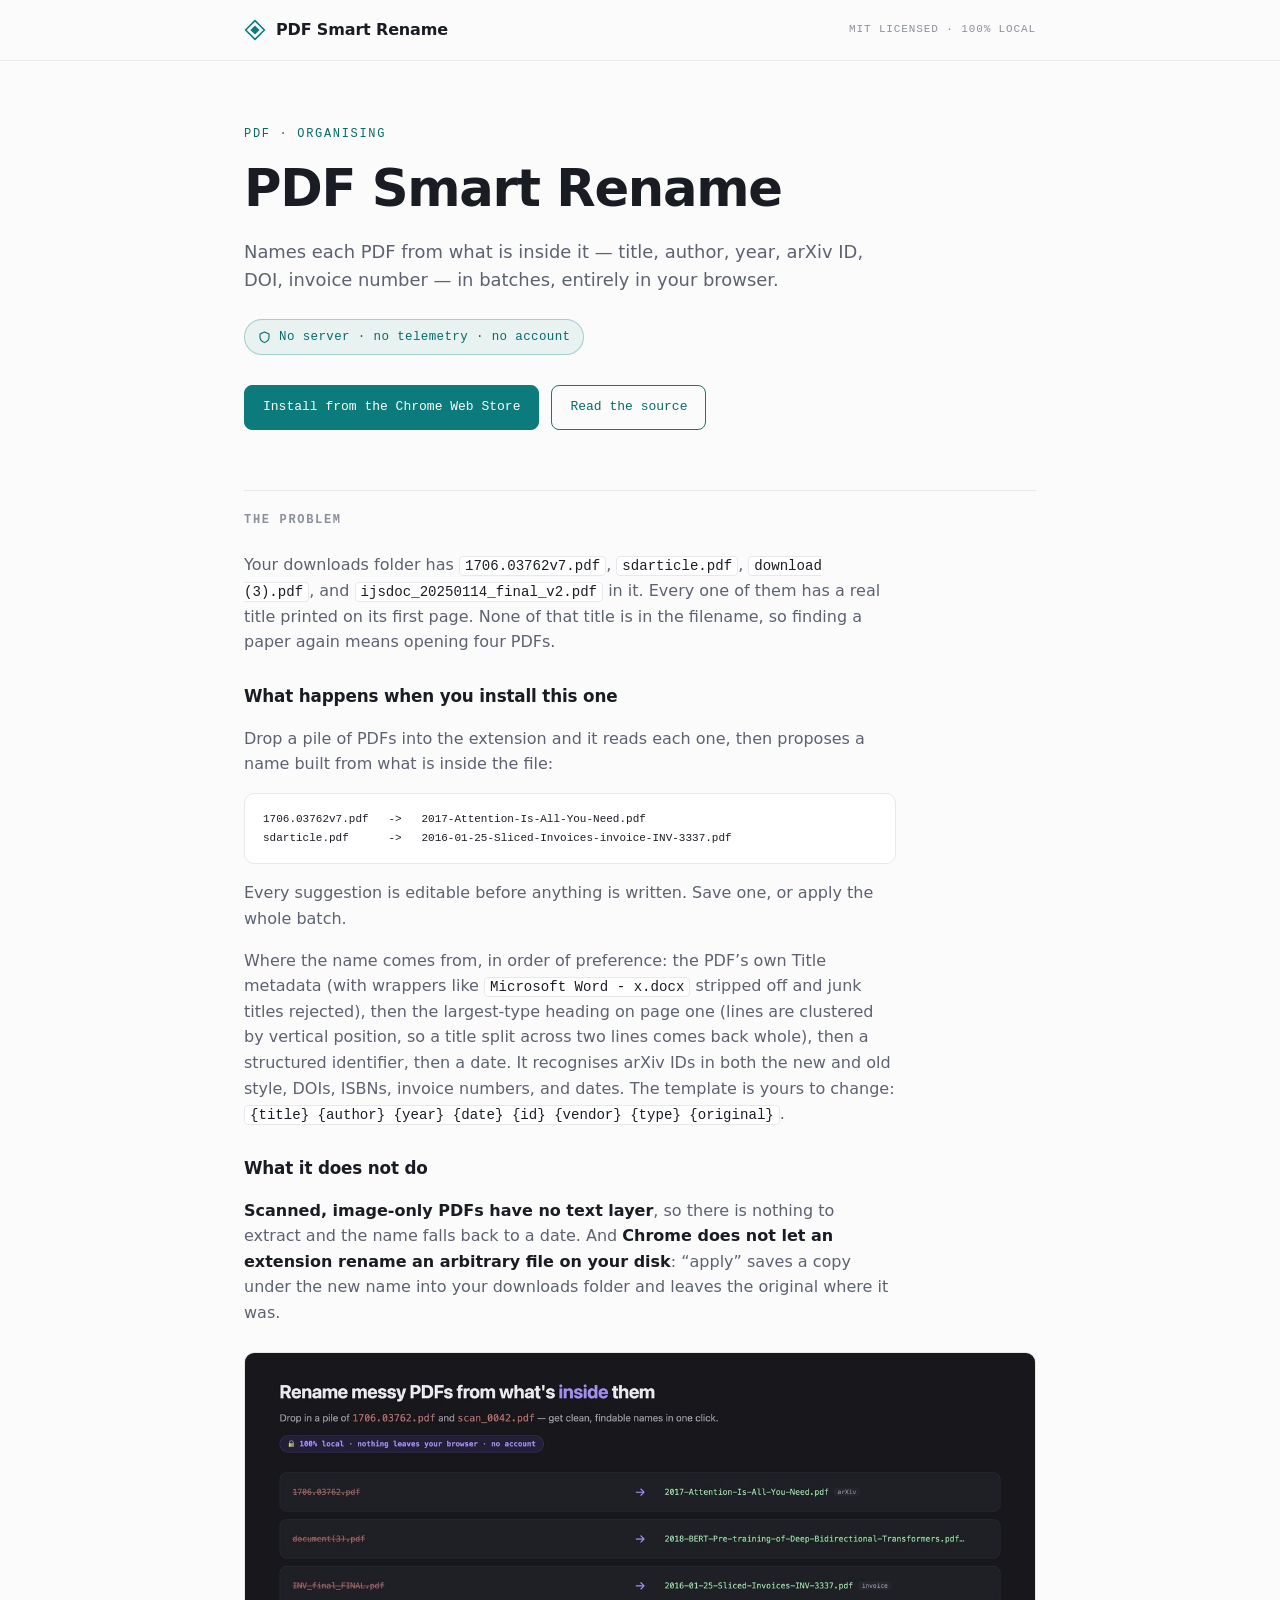
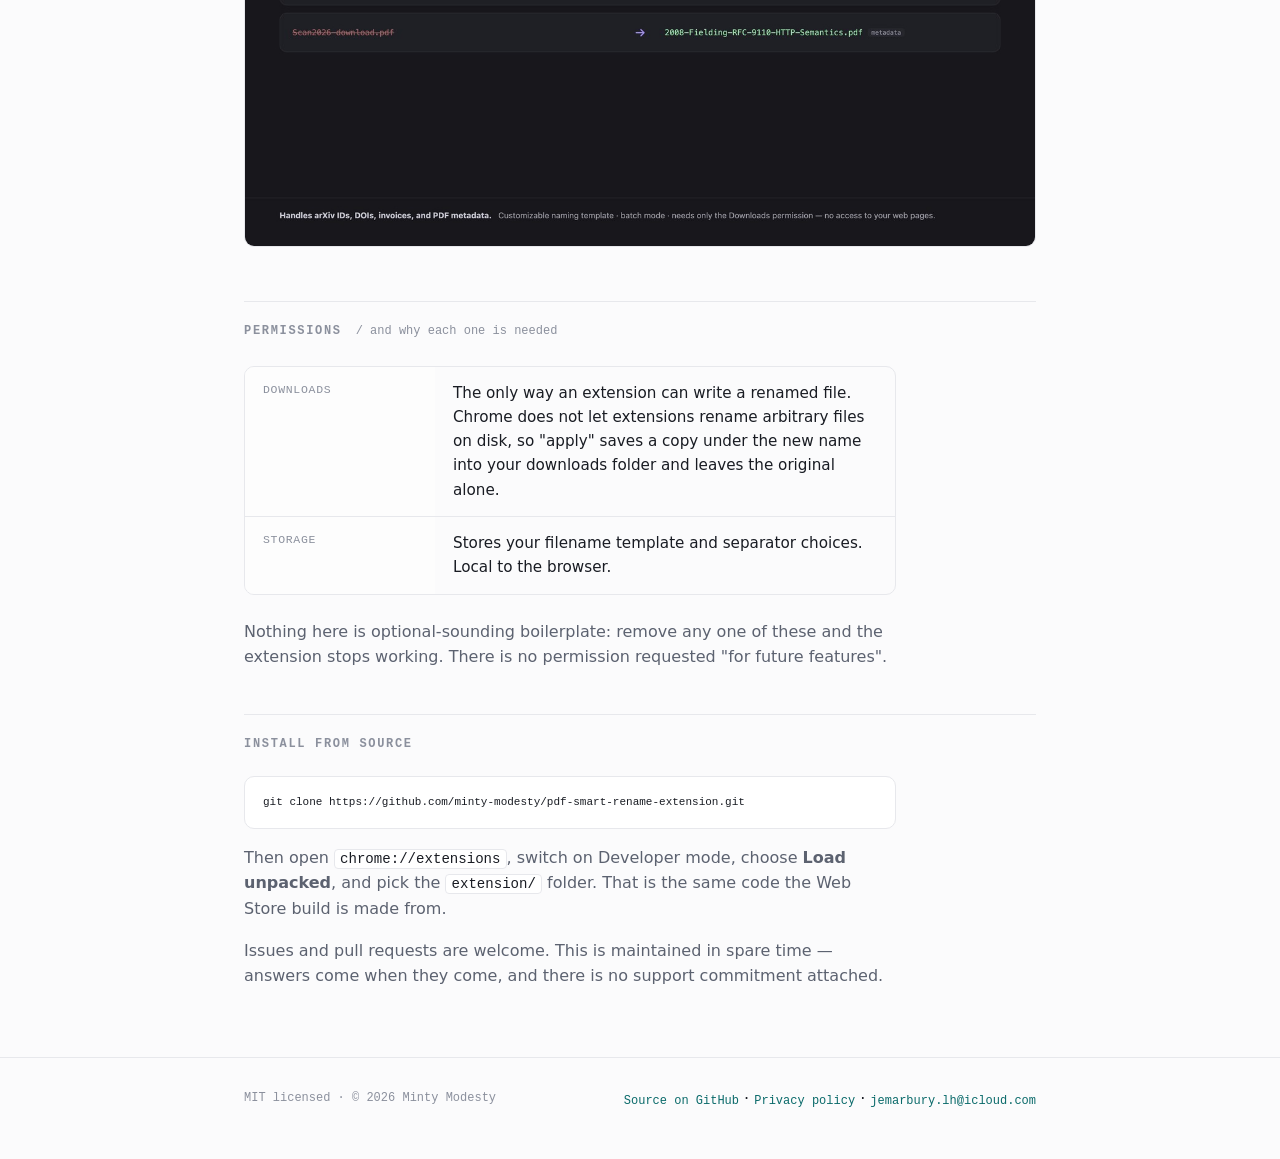
<file: docs/index.html>
<!DOCTYPE html>
<html lang="en">
<head>
<meta charset="utf-8">
<title>PDF Smart Rename</title>
<meta name="viewport" content="width=device-width, initial-scale=1">
<meta name="description" content="Names each PDF from what is inside it — title, author, year, arXiv ID, DOI, invoice number — in batches, entirely in your browser.">
<style>
  :root {
    --bg: #fbfbfc; --panel: #ffffff; --ink: #191c23; --muted: #5c6270;
    --faint: #8b909d; --line: #e7e8ec; --accent: #0c7b7b; --accent-ink: #0a6a6a;
    --accent-wash: #e7f2f1; --radius: 10px; --maxw: 840px;
    --mono: ui-monospace, "SF Mono", "SFMono-Regular", Menlo, Consolas, monospace;
    --sans: "SF Pro Text", -apple-system, "Segoe UI", Roboto, system-ui, sans-serif;
    --display: "SF Pro Display", -apple-system, "Segoe UI", Roboto, system-ui, sans-serif;
  }
  @media (prefers-color-scheme: dark) {
    :root { --bg:#0f1115; --panel:#161920; --ink:#e7e9ef; --muted:#9298a6;
      --faint:#6a7080; --line:#23262f; --accent:#38c6bd; --accent-ink:#4fd6cd; --accent-wash:#12302e; }
  }
  :root[data-theme="light"] { --bg:#fbfbfc; --panel:#ffffff; --ink:#191c23; --muted:#5c6270;
    --faint:#8b909d; --line:#e7e8ec; --accent:#0c7b7b; --accent-ink:#0a6a6a; --accent-wash:#e7f2f1; }
  :root[data-theme="dark"] { --bg:#0f1115; --panel:#161920; --ink:#e7e9ef; --muted:#9298a6;
    --faint:#6a7080; --line:#23262f; --accent:#38c6bd; --accent-ink:#4fd6cd; --accent-wash:#12302e; }
  * { box-sizing: border-box; }
  body { margin:0; background:var(--bg); color:var(--ink); font-family:var(--sans);
    font-size:16px; line-height:1.6; -webkit-font-smoothing:antialiased; }
  .wrap { max-width:var(--maxw); margin:0 auto; padding:0 24px; }
  a { color:var(--accent-ink); text-decoration:none; }
  a:hover { text-decoration:underline; }
  a:focus-visible { outline:2px solid var(--accent); outline-offset:3px; border-radius:3px; }
  header { border-bottom:1px solid var(--line); }
  .bar { display:flex; align-items:center; justify-content:space-between; min-height:60px; gap:16px; flex-wrap:wrap; }
  .mark { display:flex; align-items:center; gap:10px; font-weight:650; letter-spacing:-0.01em; }
  .mark svg { color:var(--accent); flex:none; }
  .tag { font-family:var(--mono); font-size:11px; letter-spacing:0.08em; text-transform:uppercase; color:var(--faint); }
  .hero { padding:64px 0 40px; }
  .eyebrow { font-family:var(--mono); font-size:12px; letter-spacing:0.14em; text-transform:uppercase; color:var(--accent-ink); margin:0 0 18px; }
  h1 { font-family:var(--display); font-weight:700; letter-spacing:-0.025em;
    font-size:clamp(2.1rem,5.5vw,3.2rem); line-height:1.05; margin:0; max-width:20ch; text-wrap:balance; }
  .lede { margin:22px 0 0; max-width:56ch; font-size:1.12rem; color:var(--muted); line-height:1.55; }
  .privacy-pill { display:inline-flex; align-items:center; gap:8px; margin-top:26px;
    font-family:var(--mono); font-size:12.5px; letter-spacing:0.03em; color:var(--accent-ink);
    background:var(--accent-wash); border:1px solid color-mix(in srgb, var(--accent) 30%, transparent);
    padding:7px 13px; border-radius:999px; }
  .cta { display:flex; gap:12px; flex-wrap:wrap; margin-top:30px; }
  .btn { display:inline-flex; align-items:center; gap:8px; font-family:var(--mono); font-size:13px;
    padding:11px 18px; border-radius:8px; border:1px solid var(--accent); color:var(--accent-ink); }
  .btn.primary { background:var(--accent); color:#fff; border-color:var(--accent); }
  @media (prefers-color-scheme: dark) { .btn.primary { color:#08201f; } }
  .btn:hover { text-decoration:none; filter:brightness(1.06); }
  section.blk { padding-top:20px; padding-bottom:8px; }
  .sec-head { display:flex; align-items:baseline; gap:14px; margin:0 0 22px; border-top:1px solid var(--line); }
  .sec-head h2 { font-family:var(--mono); font-weight:600; font-size:12px; letter-spacing:0.14em;
    text-transform:uppercase; color:var(--faint); margin:20px 0 0; }
  .sec-head .count { font-family:var(--mono); font-size:12px; color:var(--faint); margin-top:20px; }
  p { color:var(--muted); }
  p strong, li strong { color:var(--ink); font-weight:600; }
  .body { max-width:64ch; }
  h3 { font-family:var(--display); font-size:1.05rem; letter-spacing:-0.01em; margin:28px 0 6px; color:var(--ink); }
  code { font-family:var(--mono); font-size:0.88em; background:var(--panel);
    border:1px solid var(--line); border-radius:4px; padding:1px 5px; color:var(--ink); }
  pre { font-family:var(--mono); font-size:12.5px; background:var(--panel); border:1px solid var(--line);
    border-radius:var(--radius); padding:16px 18px; overflow-x:auto; color:var(--ink); line-height:1.5; }
  pre code { background:none; border:none; padding:0; }
  .facts { margin:24px 0; border:1px solid var(--line); border-radius:var(--radius); overflow:hidden; }
  .facts dl { margin:0; }
  .facts .row { display:grid; grid-template-columns:190px 1fr; }
  .facts .row + .row { border-top:1px solid var(--line); }
  .facts dt { font-family:var(--mono); font-size:11.5px; letter-spacing:0.06em; text-transform:uppercase;
    color:var(--faint); padding:14px 18px; background:color-mix(in srgb, var(--bg) 60%, var(--panel)); margin:0; }
  .facts dd { margin:0; padding:14px 18px; color:var(--ink); font-size:0.95rem; }
  .facts dd b { color:var(--accent-ink); font-weight:600; }
  .facts dd code { font-size:0.85em; }
  figure { margin:26px 0; }
  figure img { max-width:100%; height:auto; display:block; border:1px solid var(--line); border-radius:var(--radius); }
  figcaption { font-family:var(--mono); font-size:11.5px; color:var(--faint); margin-top:8px; }
  ul { color:var(--muted); padding-left:22px; }
  li { margin:6px 0; }
  footer { border-top:1px solid var(--line); padding:28px 0 48px; margin-top:44px; }
  footer .row { display:flex; flex-wrap:wrap; gap:8px 20px; align-items:center; justify-content:space-between; }
  footer .meta, footer a { font-family:var(--mono); font-size:12px; }
  footer .meta { color:var(--faint); }
  @media (max-width:560px) {
    .hero { padding:44px 0 32px; }
    .facts .row { grid-template-columns:1fr; }
    .facts dt { padding-bottom:4px; }
    .facts dd { padding-top:4px; }
  }
  @media (prefers-reduced-motion: reduce) { * { transition:none !important; } }
</style>
</head>
<body>
<header>
  <div class="wrap bar">
    <div class="mark"><svg width="22" height="22" viewBox="0 0 22 22" fill="none" aria-hidden="true"><path d="M11 1.6 20.4 11 11 20.4 1.6 11 11 1.6Z" stroke="currentColor" stroke-width="1.6" stroke-linejoin="round"/><path d="M11 6.4 15.6 11 11 15.6 6.4 11 11 6.4Z" fill="currentColor"/></svg><span>PDF Smart Rename</span></div>
    <span class="tag">MIT licensed · 100% local</span>
  </div>
</header>

<main>
  <section class="hero">
    <div class="wrap">
      <p class="eyebrow">PDF · organising</p>
      <h1>PDF Smart Rename</h1>
      <p class="lede">Names each PDF from what is inside it — title, author, year, arXiv ID, DOI, invoice number — in batches, entirely in your browser.</p>
      <span class="privacy-pill">
        <svg width="13" height="13" viewBox="0 0 13 13" fill="none" aria-hidden="true"><path d="M6.5 1 2 3v3c0 2.8 1.9 4.6 4.5 5.6C9.1 10.6 11 8.8 11 6V3L6.5 1Z" stroke="currentColor" stroke-width="1.1" stroke-linejoin="round"/></svg>
        No server · no telemetry · no account
      </span>
      <div class="cta"><a class="btn primary" href="https://chromewebstore.google.com/detail/aihfigofjhloklmkibkbjpflhohmdpik">Install from the Chrome Web Store</a><a class="btn" href="https://github.com/minty-modesty/pdf-smart-rename-extension">Read the source</a></div>
    </div>
  </section>

  <section class="blk wrap">
    <div class="sec-head"><h2>The problem</h2></div>
    <div class="body">
      <p>Your downloads folder has <code>1706.03762v7.pdf</code>, <code>sdarticle.pdf</code>, <code>download (3).pdf</code>, and <code>ijsdoc_20250114_final_v2.pdf</code> in it. Every one of them has a real title printed on its first page. None of that title is in the filename, so finding a paper again means opening four PDFs.</p>
      <h3>What happens when you install this one</h3>
      <p>Drop a pile of PDFs into the extension and it reads each one, then proposes a name built from what is inside the file:</p>
      <pre><code>1706.03762v7.pdf   -&gt;   2017-Attention-Is-All-You-Need.pdf
sdarticle.pdf      -&gt;   2016-01-25-Sliced-Invoices-invoice-INV-3337.pdf</code></pre>
      <p>Every suggestion is editable before anything is written. Save one, or apply the whole batch.</p>
      <p>Where the name comes from, in order of preference: the PDF’s own Title metadata (with wrappers like <code>Microsoft Word - x.docx</code> stripped off and junk titles rejected), then the largest-type heading on page one (lines are clustered by vertical position, so a title split across two lines comes back whole), then a structured identifier, then a date. It recognises arXiv IDs in both the new and old style, DOIs, ISBNs, invoice numbers, and dates. The template is yours to change: <code>{title} {author} {year} {date} {id} {vendor} {type} {original}</code>.</p>
      <h3>What it does not do</h3>
      <p><strong>Scanned, image-only PDFs have no text layer</strong>, so there is nothing to extract and the name falls back to a date. And <strong>Chrome does not let an extension rename an arbitrary file on your disk</strong>: “apply” saves a copy under the new name into your downloads folder and leaves the original where it was.</p>
    </div>
  <figure><img src="screenshots/shot-1.jpg" alt="PDF Smart Rename screenshot"></figure>
  </section>

  <section class="blk wrap">
    <div class="sec-head"><h2>Permissions</h2><span class="count">/ and why each one is needed</span></div>
    <div class="body">
      <div class="facts">
        <dl>
          <div class="row"><dt>downloads</dt><dd>The only way an extension can write a renamed file. Chrome does not let extensions rename arbitrary files on disk, so "apply" saves a copy under the new name into your downloads folder and leaves the original alone.</dd></div>
          <div class="row"><dt>storage</dt><dd>Stores your filename template and separator choices. Local to the browser.</dd></div>
        </dl>
      </div>
      <p>Nothing here is optional-sounding boilerplate: remove any one of these and the extension stops
      working. There is no permission requested "for future features".</p>
    </div>
  </section>

  <section class="blk wrap">
    <div class="sec-head"><h2>Install from source</h2></div>
    <div class="body">
      <pre><code>git clone https://github.com/minty-modesty/pdf-smart-rename-extension.git</code></pre>
      <p>Then open <code>chrome://extensions</code>, switch on Developer mode, choose <b>Load unpacked</b>,
      and pick the <code>extension/</code> folder. That is the same code the Web Store build is made from.</p>
      <p>Issues and pull requests are welcome. This is maintained in spare time — answers come when they come,
      and there is no support commitment attached.</p>
    </div>
  </section>
</main>
<footer>
  <div class="wrap row">
    <span class="meta">MIT licensed · © 2026 Minty Modesty</span>
    <span><a href="https://github.com/minty-modesty/pdf-smart-rename-extension">Source on GitHub</a> · <a href="privacy.html">Privacy policy</a> · <a href="mailto:jemarbury.lh@icloud.com">jemarbury.lh@icloud.com</a></span>
  </div>
</footer>
</body>
</html>
</file>
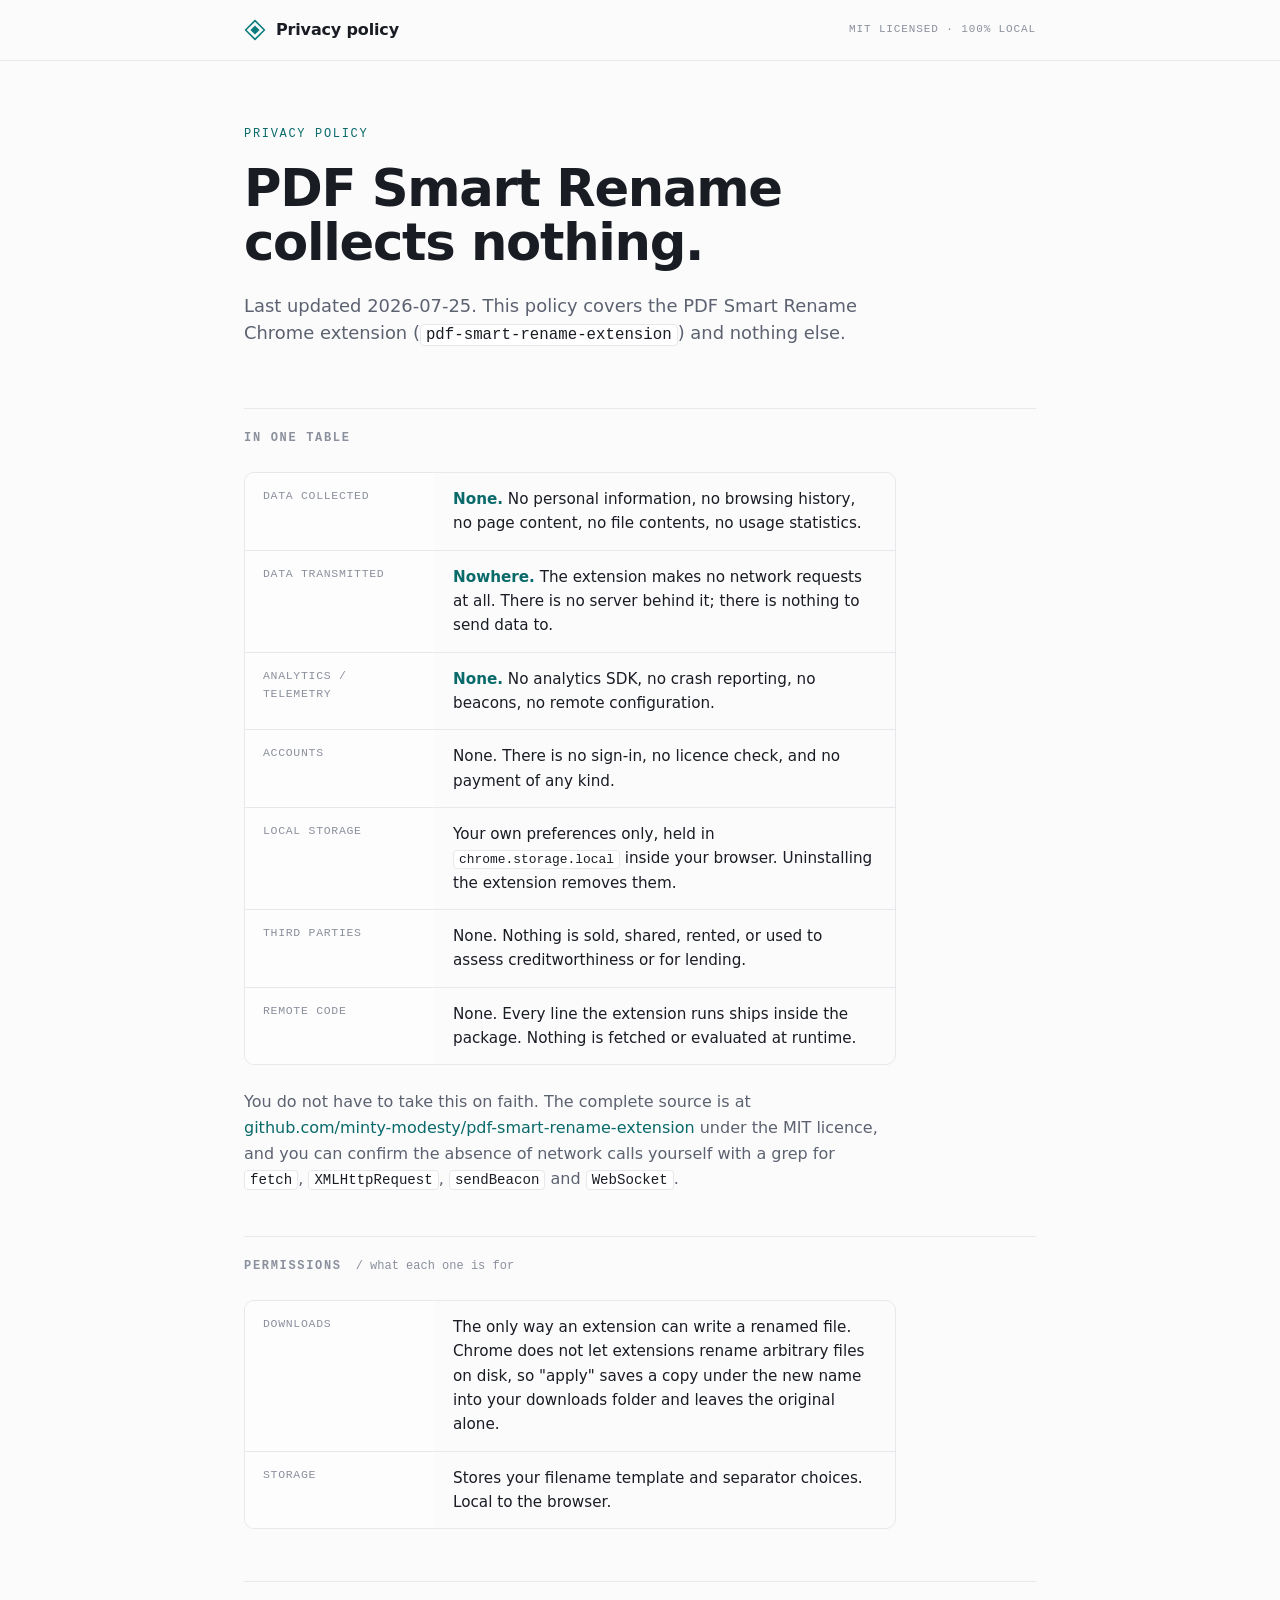
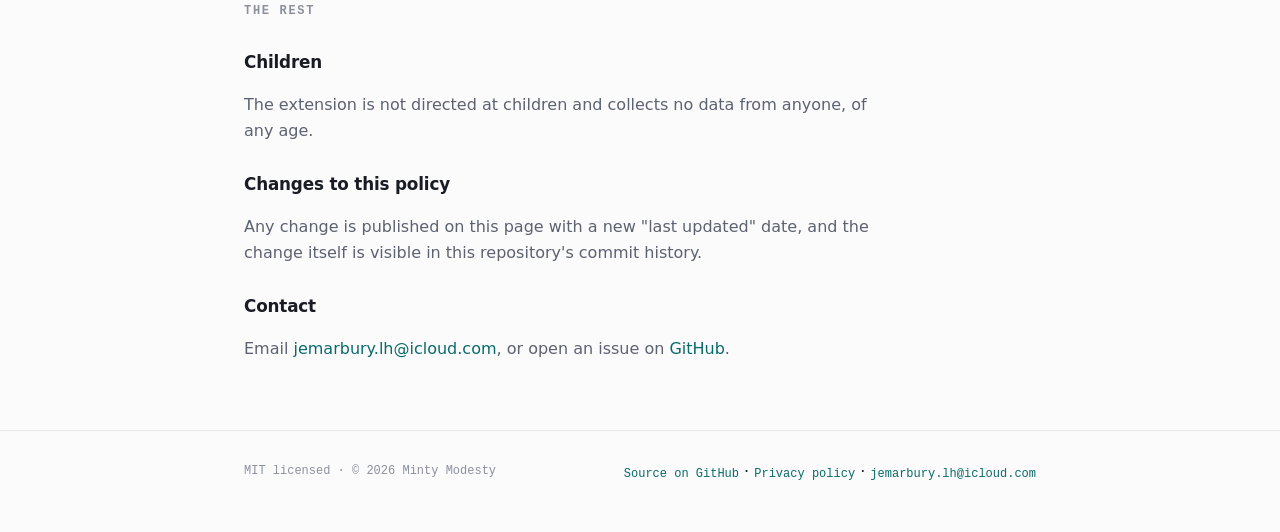
<file: docs/privacy.html>
<!DOCTYPE html>
<html lang="en">
<head>
<meta charset="utf-8">
<title>Privacy policy — PDF Smart Rename</title>
<meta name="viewport" content="width=device-width, initial-scale=1">
<meta name="description" content="Privacy policy for the PDF Smart Rename Chrome extension: no data collected, nothing transmitted, everything local.">
<style>
  :root {
    --bg: #fbfbfc; --panel: #ffffff; --ink: #191c23; --muted: #5c6270;
    --faint: #8b909d; --line: #e7e8ec; --accent: #0c7b7b; --accent-ink: #0a6a6a;
    --accent-wash: #e7f2f1; --radius: 10px; --maxw: 840px;
    --mono: ui-monospace, "SF Mono", "SFMono-Regular", Menlo, Consolas, monospace;
    --sans: "SF Pro Text", -apple-system, "Segoe UI", Roboto, system-ui, sans-serif;
    --display: "SF Pro Display", -apple-system, "Segoe UI", Roboto, system-ui, sans-serif;
  }
  @media (prefers-color-scheme: dark) {
    :root { --bg:#0f1115; --panel:#161920; --ink:#e7e9ef; --muted:#9298a6;
      --faint:#6a7080; --line:#23262f; --accent:#38c6bd; --accent-ink:#4fd6cd; --accent-wash:#12302e; }
  }
  :root[data-theme="light"] { --bg:#fbfbfc; --panel:#ffffff; --ink:#191c23; --muted:#5c6270;
    --faint:#8b909d; --line:#e7e8ec; --accent:#0c7b7b; --accent-ink:#0a6a6a; --accent-wash:#e7f2f1; }
  :root[data-theme="dark"] { --bg:#0f1115; --panel:#161920; --ink:#e7e9ef; --muted:#9298a6;
    --faint:#6a7080; --line:#23262f; --accent:#38c6bd; --accent-ink:#4fd6cd; --accent-wash:#12302e; }
  * { box-sizing: border-box; }
  body { margin:0; background:var(--bg); color:var(--ink); font-family:var(--sans);
    font-size:16px; line-height:1.6; -webkit-font-smoothing:antialiased; }
  .wrap { max-width:var(--maxw); margin:0 auto; padding:0 24px; }
  a { color:var(--accent-ink); text-decoration:none; }
  a:hover { text-decoration:underline; }
  a:focus-visible { outline:2px solid var(--accent); outline-offset:3px; border-radius:3px; }
  header { border-bottom:1px solid var(--line); }
  .bar { display:flex; align-items:center; justify-content:space-between; min-height:60px; gap:16px; flex-wrap:wrap; }
  .mark { display:flex; align-items:center; gap:10px; font-weight:650; letter-spacing:-0.01em; }
  .mark svg { color:var(--accent); flex:none; }
  .tag { font-family:var(--mono); font-size:11px; letter-spacing:0.08em; text-transform:uppercase; color:var(--faint); }
  .hero { padding:64px 0 40px; }
  .eyebrow { font-family:var(--mono); font-size:12px; letter-spacing:0.14em; text-transform:uppercase; color:var(--accent-ink); margin:0 0 18px; }
  h1 { font-family:var(--display); font-weight:700; letter-spacing:-0.025em;
    font-size:clamp(2.1rem,5.5vw,3.2rem); line-height:1.05; margin:0; max-width:20ch; text-wrap:balance; }
  .lede { margin:22px 0 0; max-width:56ch; font-size:1.12rem; color:var(--muted); line-height:1.55; }
  .privacy-pill { display:inline-flex; align-items:center; gap:8px; margin-top:26px;
    font-family:var(--mono); font-size:12.5px; letter-spacing:0.03em; color:var(--accent-ink);
    background:var(--accent-wash); border:1px solid color-mix(in srgb, var(--accent) 30%, transparent);
    padding:7px 13px; border-radius:999px; }
  .cta { display:flex; gap:12px; flex-wrap:wrap; margin-top:30px; }
  .btn { display:inline-flex; align-items:center; gap:8px; font-family:var(--mono); font-size:13px;
    padding:11px 18px; border-radius:8px; border:1px solid var(--accent); color:var(--accent-ink); }
  .btn.primary { background:var(--accent); color:#fff; border-color:var(--accent); }
  @media (prefers-color-scheme: dark) { .btn.primary { color:#08201f; } }
  .btn:hover { text-decoration:none; filter:brightness(1.06); }
  section.blk { padding-top:20px; padding-bottom:8px; }
  .sec-head { display:flex; align-items:baseline; gap:14px; margin:0 0 22px; border-top:1px solid var(--line); }
  .sec-head h2 { font-family:var(--mono); font-weight:600; font-size:12px; letter-spacing:0.14em;
    text-transform:uppercase; color:var(--faint); margin:20px 0 0; }
  .sec-head .count { font-family:var(--mono); font-size:12px; color:var(--faint); margin-top:20px; }
  p { color:var(--muted); }
  p strong, li strong { color:var(--ink); font-weight:600; }
  .body { max-width:64ch; }
  h3 { font-family:var(--display); font-size:1.05rem; letter-spacing:-0.01em; margin:28px 0 6px; color:var(--ink); }
  code { font-family:var(--mono); font-size:0.88em; background:var(--panel);
    border:1px solid var(--line); border-radius:4px; padding:1px 5px; color:var(--ink); }
  pre { font-family:var(--mono); font-size:12.5px; background:var(--panel); border:1px solid var(--line);
    border-radius:var(--radius); padding:16px 18px; overflow-x:auto; color:var(--ink); line-height:1.5; }
  pre code { background:none; border:none; padding:0; }
  .facts { margin:24px 0; border:1px solid var(--line); border-radius:var(--radius); overflow:hidden; }
  .facts dl { margin:0; }
  .facts .row { display:grid; grid-template-columns:190px 1fr; }
  .facts .row + .row { border-top:1px solid var(--line); }
  .facts dt { font-family:var(--mono); font-size:11.5px; letter-spacing:0.06em; text-transform:uppercase;
    color:var(--faint); padding:14px 18px; background:color-mix(in srgb, var(--bg) 60%, var(--panel)); margin:0; }
  .facts dd { margin:0; padding:14px 18px; color:var(--ink); font-size:0.95rem; }
  .facts dd b { color:var(--accent-ink); font-weight:600; }
  .facts dd code { font-size:0.85em; }
  figure { margin:26px 0; }
  figure img { max-width:100%; height:auto; display:block; border:1px solid var(--line); border-radius:var(--radius); }
  figcaption { font-family:var(--mono); font-size:11.5px; color:var(--faint); margin-top:8px; }
  ul { color:var(--muted); padding-left:22px; }
  li { margin:6px 0; }
  footer { border-top:1px solid var(--line); padding:28px 0 48px; margin-top:44px; }
  footer .row { display:flex; flex-wrap:wrap; gap:8px 20px; align-items:center; justify-content:space-between; }
  footer .meta, footer a { font-family:var(--mono); font-size:12px; }
  footer .meta { color:var(--faint); }
  @media (max-width:560px) {
    .hero { padding:44px 0 32px; }
    .facts .row { grid-template-columns:1fr; }
    .facts dt { padding-bottom:4px; }
    .facts dd { padding-top:4px; }
  }
  @media (prefers-reduced-motion: reduce) { * { transition:none !important; } }
</style>
</head>
<body>
<header>
  <div class="wrap bar">
    <div class="mark"><svg width="22" height="22" viewBox="0 0 22 22" fill="none" aria-hidden="true"><path d="M11 1.6 20.4 11 11 20.4 1.6 11 11 1.6Z" stroke="currentColor" stroke-width="1.6" stroke-linejoin="round"/><path d="M11 6.4 15.6 11 11 15.6 6.4 11 11 6.4Z" fill="currentColor"/></svg><span>Privacy policy</span></div>
    <span class="tag">MIT licensed · 100% local</span>
  </div>
</header>

<main>
  <section class="hero">
    <div class="wrap">
      <p class="eyebrow">Privacy policy</p>
      <h1>PDF Smart Rename collects nothing.</h1>
      <p class="lede">Last updated 2026-07-25. This policy covers the PDF Smart Rename Chrome extension
      (<code>pdf-smart-rename-extension</code>) and nothing else.</p>
    </div>
  </section>

  <section class="blk wrap">
    <div class="sec-head"><h2>In one table</h2></div>
    <div class="body">
      <div class="facts">
        <dl>
          <div class="row"><dt>Data collected</dt><dd><b>None.</b> No personal information, no browsing history, no page content, no file contents, no usage statistics.</dd></div>
          <div class="row"><dt>Data transmitted</dt><dd><b>Nowhere.</b> The extension makes no network requests at all. There is no server behind it; there is nothing to send data to.</dd></div>
          <div class="row"><dt>Analytics / telemetry</dt><dd><b>None.</b> No analytics SDK, no crash reporting, no beacons, no remote configuration.</dd></div>
          <div class="row"><dt>Accounts</dt><dd>None. There is no sign-in, no licence check, and no payment of any kind.</dd></div>
          <div class="row"><dt>Local storage</dt><dd>Your own preferences only, held in <code>chrome.storage.local</code> inside your browser. Uninstalling the extension removes them.</dd></div>
          <div class="row"><dt>Third parties</dt><dd>None. Nothing is sold, shared, rented, or used to assess creditworthiness or for lending.</dd></div>
          <div class="row"><dt>Remote code</dt><dd>None. Every line the extension runs ships inside the package. Nothing is fetched or evaluated at runtime.</dd></div>
        </dl>
      </div>
      <p>You do not have to take this on faith. The complete source is at
      <a href="https://github.com/minty-modesty/pdf-smart-rename-extension">github.com/minty-modesty/pdf-smart-rename-extension</a> under the MIT
      licence, and you can confirm the absence of network calls yourself with a grep for
      <code>fetch</code>, <code>XMLHttpRequest</code>, <code>sendBeacon</code> and <code>WebSocket</code>.</p>
    </div>
  </section>

  <section class="blk wrap">
    <div class="sec-head"><h2>Permissions</h2><span class="count">/ what each one is for</span></div>
    <div class="body">
      <div class="facts">
        <dl>
          <div class="row"><dt>downloads</dt><dd>The only way an extension can write a renamed file. Chrome does not let extensions rename arbitrary files on disk, so "apply" saves a copy under the new name into your downloads folder and leaves the original alone.</dd></div>
          <div class="row"><dt>storage</dt><dd>Stores your filename template and separator choices. Local to the browser.</dd></div>
        </dl>
      </div>
    </div>
  </section>

  <section class="blk wrap">
    <div class="sec-head"><h2>The rest</h2></div>
    <div class="body">
      <h3>Children</h3>
      <p>The extension is not directed at children and collects no data from anyone, of any age.</p>
      <h3>Changes to this policy</h3>
      <p>Any change is published on this page with a new "last updated" date, and the change itself is
      visible in this repository's commit history.</p>
      <h3>Contact</h3>
      <p>Email <a href="mailto:jemarbury.lh@icloud.com">jemarbury.lh@icloud.com</a>, or open an issue on
      <a href="https://github.com/minty-modesty/pdf-smart-rename-extension/issues">GitHub</a>.</p>
    </div>
  </section>
</main>
<footer>
  <div class="wrap row">
    <span class="meta">MIT licensed · © 2026 Minty Modesty</span>
    <span><a href="https://github.com/minty-modesty/pdf-smart-rename-extension">Source on GitHub</a> · <a href="privacy.html">Privacy policy</a> · <a href="mailto:jemarbury.lh@icloud.com">jemarbury.lh@icloud.com</a></span>
  </div>
</footer>
</body>
</html>
</file>
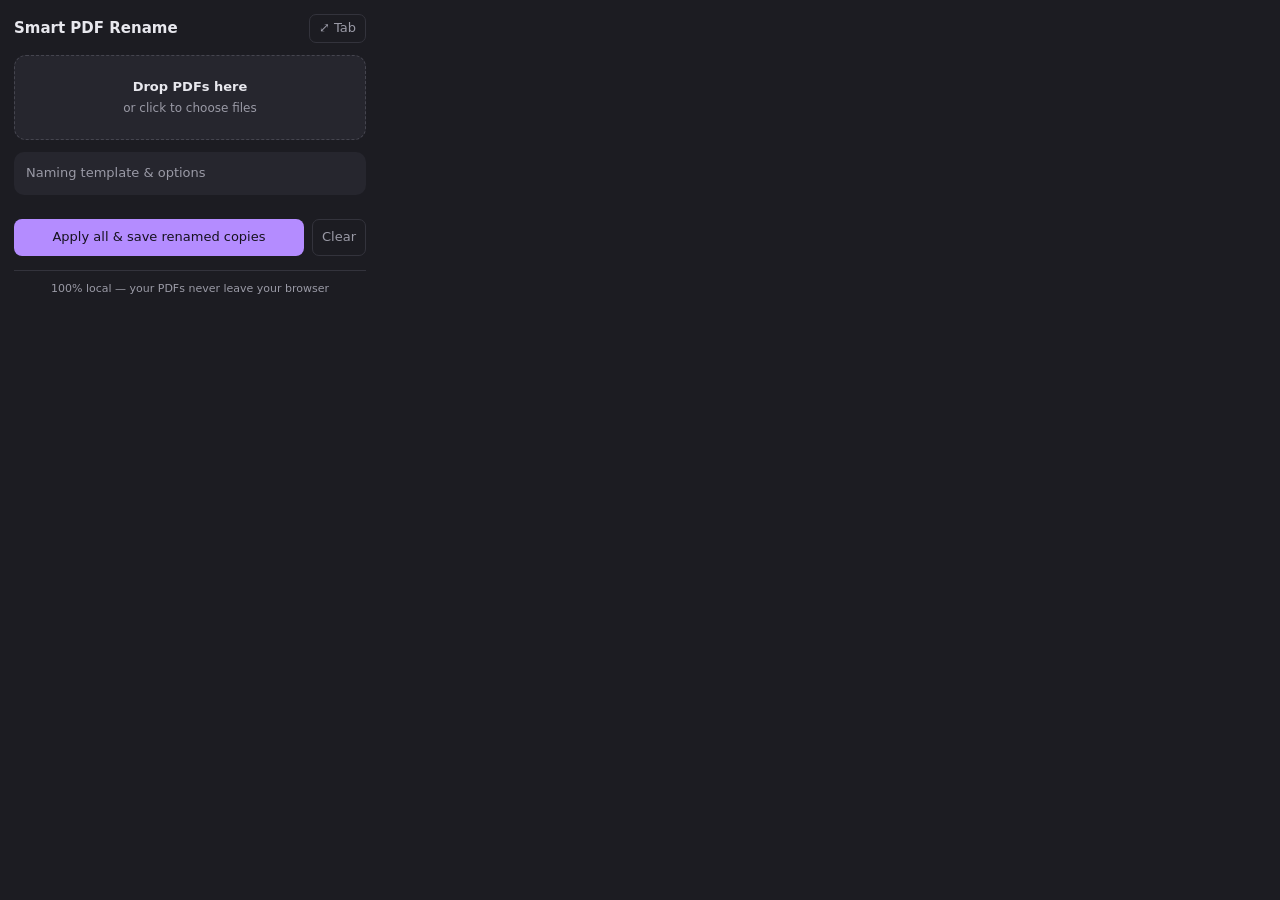
<file: extension/popup.html>
<!DOCTYPE html>
<html>
<head>
  <meta charset="utf-8" />
  <link rel="stylesheet" href="popup.css" />
</head>
<body>
  <main>
    <header>
      <h1>Smart PDF Rename</h1>
      <button id="openTab" class="ghost" title="Open in a full tab (best for batches)">⤢ Tab</button>
    </header>

    <label id="drop" class="drop" tabindex="0">
      <input id="file" type="file" accept="application/pdf,.pdf" multiple hidden />
      <span class="drop-title">Drop PDFs here</span>
      <span class="drop-sub">or click to choose files</span>
    </label>

    <details id="settings">
      <summary>Naming template &amp; options</summary>
      <label class="opt">
        <span>Template</span>
        <input id="template" type="text" spellcheck="false" placeholder="{year}-{author}-{title}" />
      </label>
      <p class="tokens">Tokens: {title} {author} {year} {date} {id} {vendor} {type} {original}</p>
      <div class="opt-row">
        <label class="opt">
          <span>Word separator</span>
          <select id="separator">
            <option value="-">dash -</option>
            <option value="_">underscore _</option>
            <option value=" ">space</option>
          </select>
        </label>
        <label class="opt">
          <span>Illegal char</span>
          <input id="illegal" type="text" maxlength="1" value="-" />
        </label>
      </div>
      <label class="opt inline">
        <input id="lowercase" type="checkbox" />
        <span>Lowercase everything</span>
      </label>
    </details>

    <section id="list" class="list" hidden></section>

    <div id="bulk" class="bulk" hidden>
      <button id="applyAll" class="primary">Apply all &amp; save renamed copies</button>
      <button id="clear" class="ghost">Clear</button>
    </div>

    <footer>
      <span>100% local — your PDFs never leave your browser</span>
    </footer>
  </main>
  <script type="module" src="popup.js"></script>
</body>
</html>
</file>
<file: extension/popup.css>
:root {
  color-scheme: dark;
  --bg: #1c1c22;
  --panel: #26262e;
  --panel-2: #2f2f38;
  --text: #e8e8ee;
  --muted: #9a9aa6;
  --accent: #b48cff;
  --accent-2: #7aa2ff;
  --ok: #57d19a;
  --line: #33333c;
}

* { box-sizing: border-box; margin: 0; }

body {
  width: 380px;
  background: var(--bg);
  color: var(--text);
  font: 13px/1.45 system-ui, -apple-system, "Segoe UI", sans-serif;
}

/* Full-tab mode is roomier and centered. */
body.in-tab { width: auto; }
body.in-tab main { max-width: 760px; margin: 0 auto; padding: 24px 20px 40px; }

main { padding: 14px; }

header {
  display: flex;
  align-items: center;
  justify-content: space-between;
  margin-bottom: 12px;
}
h1 { font-size: 15px; font-weight: 600; }

.ghost {
  border: 1px solid var(--line);
  background: transparent;
  color: var(--muted);
  border-radius: 7px;
  padding: 4px 9px;
  cursor: pointer;
  font: inherit;
}
.ghost:hover { color: var(--text); border-color: var(--accent); }

.drop {
  display: flex;
  flex-direction: column;
  align-items: center;
  justify-content: center;
  gap: 3px;
  padding: 22px 12px;
  border: 1.5px dashed #45454f;
  border-radius: 12px;
  background: var(--panel);
  cursor: pointer;
  text-align: center;
  transition: border-color 0.15s, background 0.15s;
}
.drop:hover, .drop:focus-visible { border-color: var(--accent); outline: none; }
.drop.dragging { border-color: var(--accent); background: #2b2536; }
.drop-title { font-weight: 600; }
.drop-sub { color: var(--muted); font-size: 12px; }

details#settings {
  margin-top: 12px;
  background: var(--panel);
  border-radius: 10px;
  padding: 4px 12px;
}
details#settings summary {
  cursor: pointer;
  padding: 8px 0;
  color: var(--muted);
  list-style: none;
}
details#settings summary::-webkit-details-marker { display: none; }
details#settings[open] summary { color: var(--text); }

.opt { display: flex; flex-direction: column; gap: 4px; margin: 8px 0; }
.opt > span { color: var(--muted); font-size: 12px; }
.opt.inline { flex-direction: row; align-items: center; gap: 8px; }
.opt.inline input { accent-color: var(--accent); }
.opt-row { display: flex; gap: 10px; }
.opt-row .opt { flex: 1; }

input[type="text"], select {
  background: var(--panel-2);
  border: 1px solid var(--line);
  color: var(--text);
  border-radius: 7px;
  padding: 7px 8px;
  font: inherit;
  width: 100%;
}
input[type="text"]:focus, select:focus { outline: 1px solid var(--accent); }
.tokens { color: var(--muted); font-size: 11px; margin: -2px 0 4px; }

.list { margin-top: 12px; display: flex; flex-direction: column; gap: 8px; }

.row {
  background: var(--panel);
  border-radius: 10px;
  padding: 10px 12px;
  border: 1px solid var(--line);
}
.row .orig { color: var(--muted); font-size: 11px; word-break: break-all; }
.row .arrow { color: var(--accent); margin: 3px 0; font-size: 11px; }
.row .name-line { display: flex; gap: 6px; align-items: center; }
.row .name {
  flex: 1;
  background: var(--panel-2);
  border: 1px solid var(--line);
  color: var(--text);
  border-radius: 6px;
  padding: 6px 8px;
  font: inherit;
  word-break: break-all;
}
.row .apply {
  border: none;
  background: var(--accent);
  color: #16121f;
  font-weight: 600;
  border-radius: 6px;
  padding: 6px 10px;
  cursor: pointer;
  font: inherit;
  white-space: nowrap;
}
.row .apply:hover { filter: brightness(1.08); }
.row.done .apply { background: var(--ok); color: #0d1a13; }
.row .badges { margin-top: 6px; display: flex; flex-wrap: wrap; gap: 5px; }
.badge {
  font-size: 10px;
  color: var(--muted);
  border: 1px solid var(--line);
  border-radius: 20px;
  padding: 1px 7px;
}
.badge.type { color: var(--accent-2); border-color: #3a4a6a; }
.row.busy { opacity: 0.6; }
.row.err .orig { color: #ff8f8f; }

.bulk { margin-top: 12px; display: flex; gap: 8px; }
.primary {
  flex: 1;
  border: none;
  background: var(--accent);
  color: #16121f;
  font-weight: 600;
  border-radius: 8px;
  padding: 9px;
  cursor: pointer;
  font: inherit;
}
.primary:hover { filter: brightness(1.08); }

footer {
  margin-top: 14px;
  padding-top: 10px;
  border-top: 1px solid var(--line);
  color: var(--muted);
  font-size: 11px;
  text-align: center;
}
</file>
